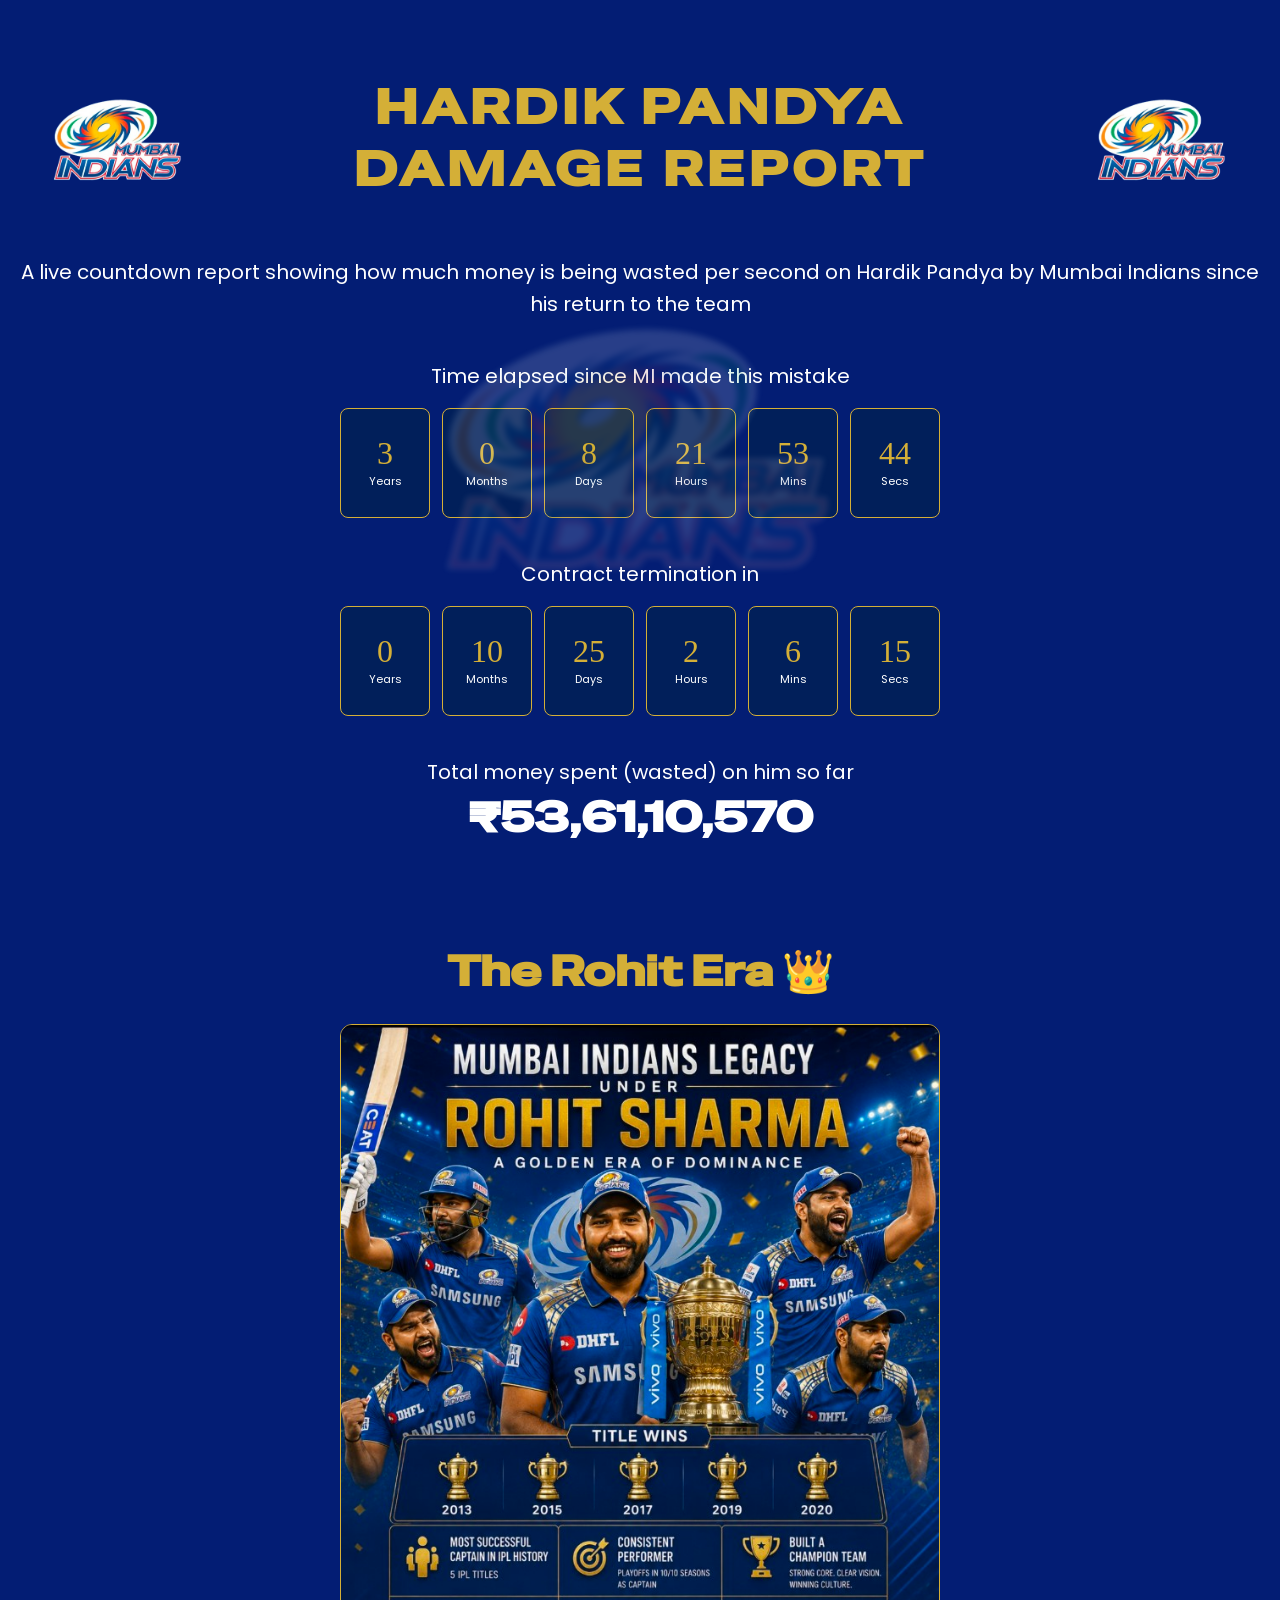
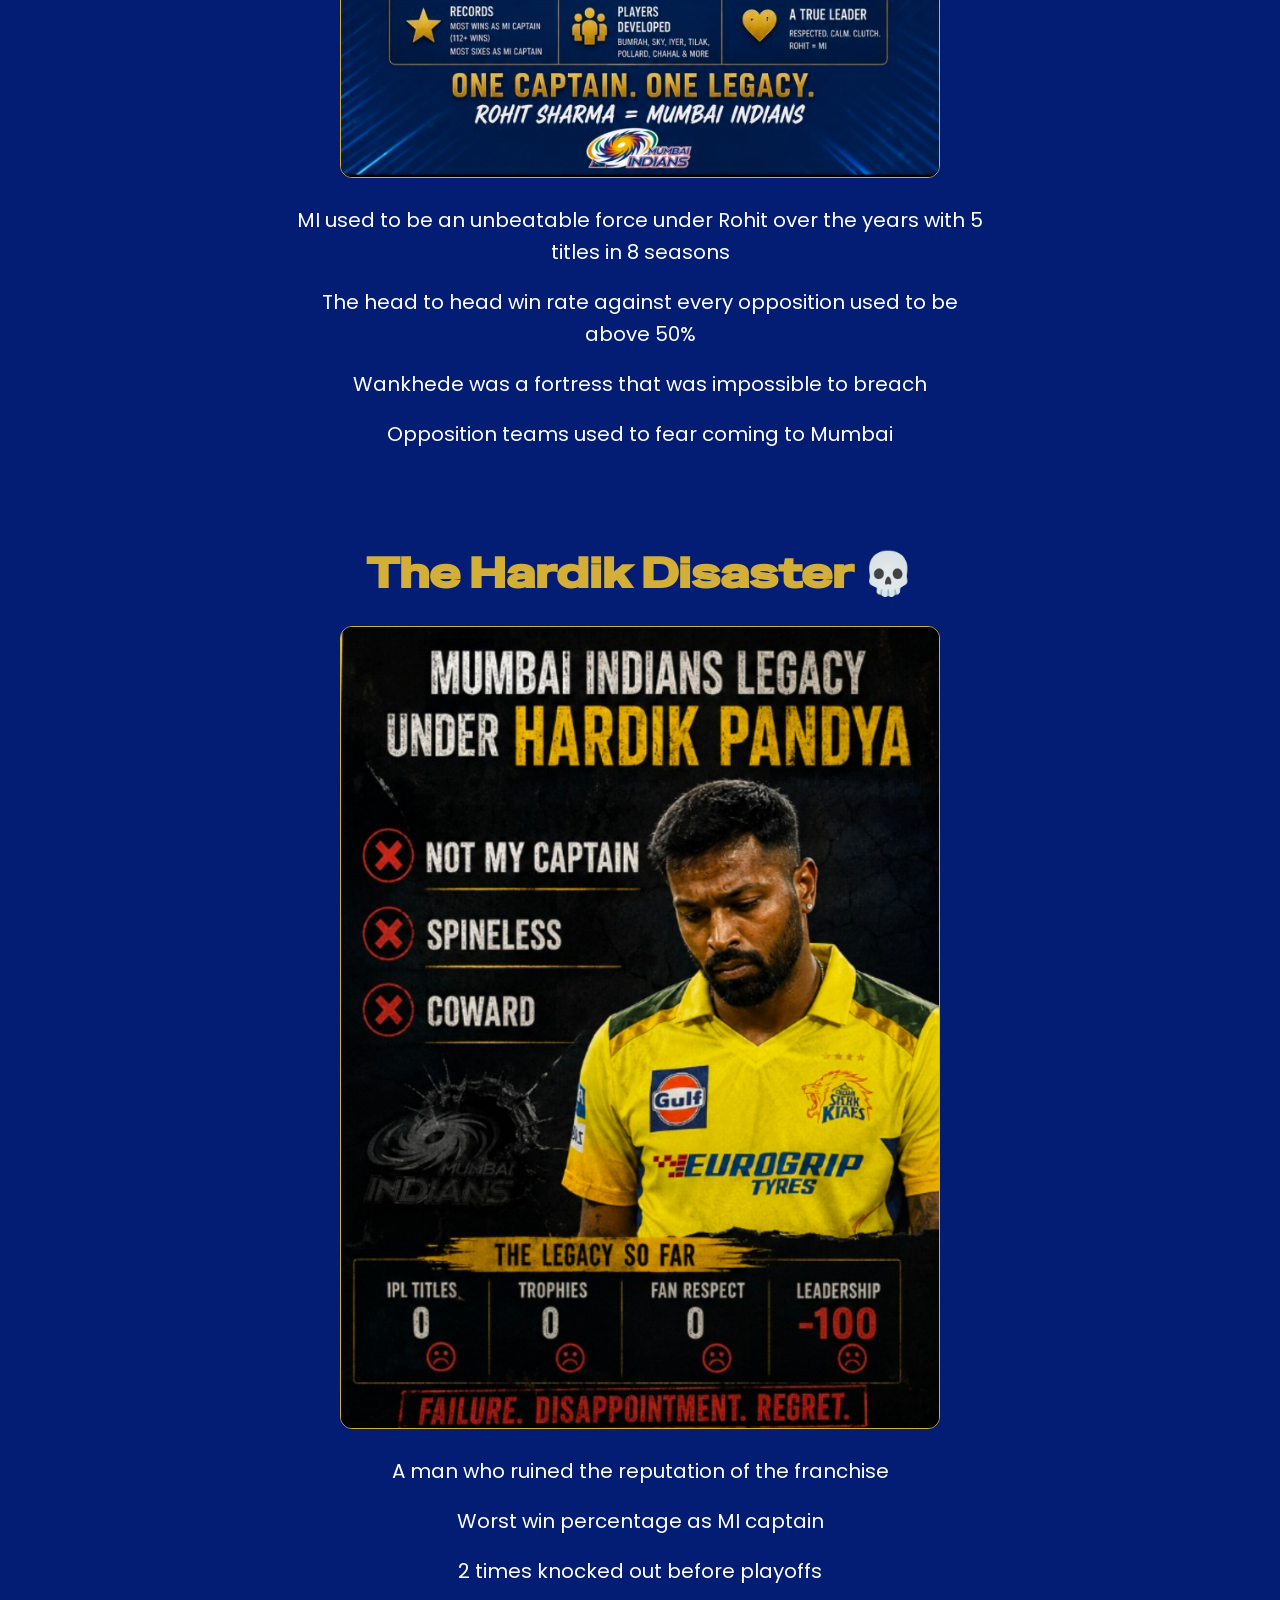
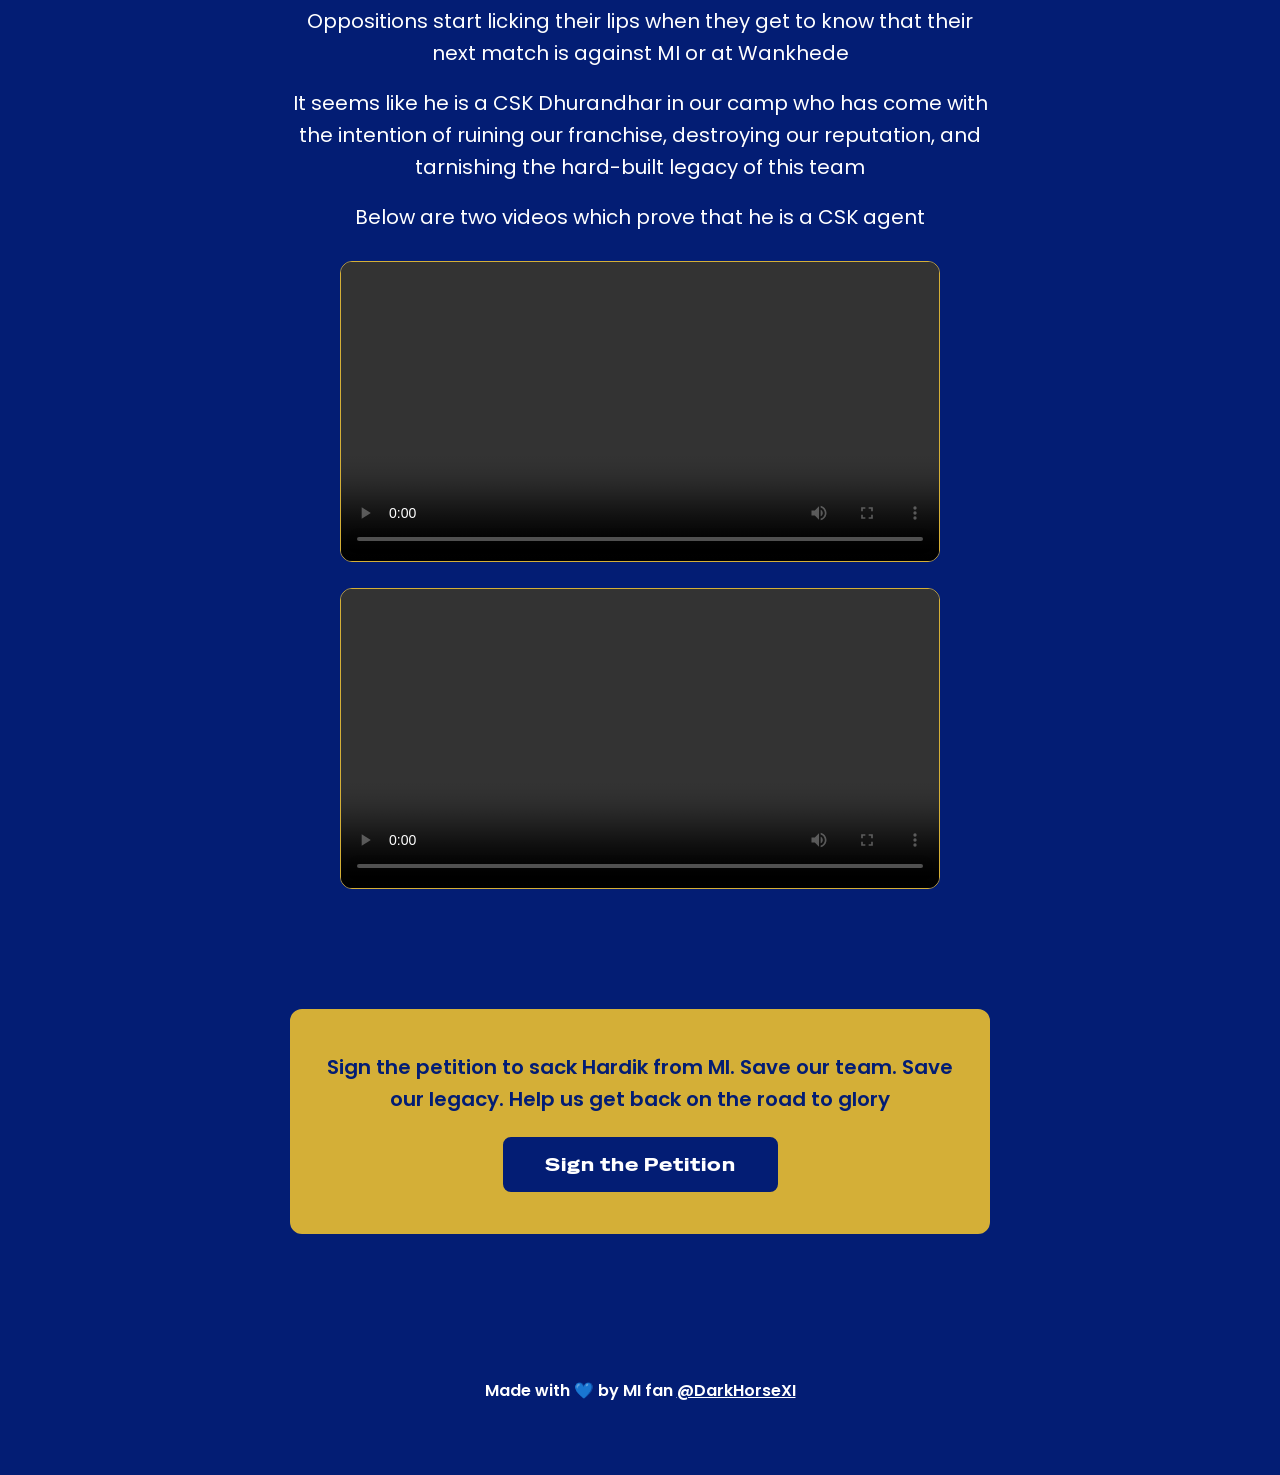
<file: index.html>
<!DOCTYPE html>
<html>
    <head>
        <script src="script.js" defer></script>
        <link href="https://fonts.googleapis.com/css2?family=Special+Gothic+Expanded+One&family=Poppins:wght@300;400;600&display=swap" rel="stylesheet">
        <link rel="stylesheet" href="style.css">
        <title>Hardik Pandya Damage Report</title>
    </head>

    <body>

        <div class="bg-watermark"></div>

        <div class="header">
            <div class="header-top">
                <img src="MIlogoUpdated.png" class="header-logo" alt="MI Logo">
                <h1>HARDIK PANDYA DAMAGE REPORT</h1>
                <img src="MIlogoUpdated.png" class="header-logo" alt="MI Logo">
            </div>
            <p>A live countdown report showing how much money is being wasted per second on Hardik Pandya by Mumbai Indians since his return to the team </p>
        </div>

        <div class="section">
            <p>Time elapsed since MI made this mistake</p>
            <div class="boxes">
                <div class="box"><span id="el-y">0</span><small>Years</small></div>
                <div class="box"><span id="el-mo">0</span><small>Months</small></div>
                <div class="box"><span id="el-d">0</span><small>Days</small></div>
                <div class="box"><span id="el-h">0</span><small>Hours</small></div>
                <div class="box"><span id="el-m">0</span><small>Mins</small></div>
                <div class="box"><span id="el-s">0</span><small>Secs</small></div>
            </div>
        </div>

        <div class="section">
            <p>Contract termination in</p>
            <div class="boxes">
                <div class="box"><span id="re-y">0</span><small>Years</small></div>
                <div class="box"><span id="re-mo">0</span><small>Months</small></div>
                <div class="box"><span id="re-d">0</span><small>Days</small></div>
                <div class="box"><span id="re-h">0</span><small>Hours</small></div>
                <div class="box"><span id="re-m">0</span><small>Mins</small></div>
                <div class="box"><span id="re-s">0</span><small>Secs</small></div>
            </div>
        </div>

        <div class="money-section">
            <p>Total money spent (wasted) on him so far</p>
            <h2 id="money">₹0</h2>
        </div>

        <div class="image-section">

            <h2>The Rohit Era 👑</h2>
            <img src="RohitLegacy.jpeg" class="stat-image" alt="Rohit Sharma Captaincy Stats">
            <p>MI used to be an unbeatable force under Rohit over the years with 5 titles in 8 seasons</p>
            <p>The head to head win rate against every opposition used to be above 50%</p>
            <p>Wankhede was a fortress that was impossible to breach</p>
            <p style="margin-bottom: 60px;">Opposition teams used to fear coming to Mumbai</p>

            <h2>The Hardik Disaster 💀</h2>
            <img src="Hardiklegacy.jpeg" class="stat-image" alt="Hardik Pandya Captaincy Stats">
            <p>A man who ruined the reputation of the franchise</p>
            <p>Worst win percentage as MI captain</p>
            <p>2 times knocked out before playoffs</p>
            <p>Oppositions start licking their lips when they get to know that their next match is against MI or at Wankhede</p>
            <p>It seems like he is a CSK Dhurandhar in our camp who has come with the intention of ruining our franchise, destroying our reputation, and tarnishing the hard-built legacy of this team</p>
            <p>Below are two videos which prove that he is a CSK agent</p>

            <video class="proof-video" controls>
                <source src="HardikCSKagent.mp4" type="video/mp4">
                Your browser does not support the video tag.
            </video>

            <video class="proof-video" controls>
                <source src="HardikCSKDhurandhar.mp4" type="video/mp4">
                Your browser does not support the video tag.
            </video>

        </div>

        <div class="petition-section">
            <p>Sign the petition to sack Hardik from MI. Save our team. Save our legacy. Help us get back on the road to glory</p>
            <a href="petition.html" class="petition-btn">Sign the Petition</a>
        </div>

        <div class="footer">
            Made with 💙 by MI fan <a href="https://x.com/DarkHorseXI" target="_blank">@DarkHorseXI</a>
        </div>

    </body>
</html>
</file>
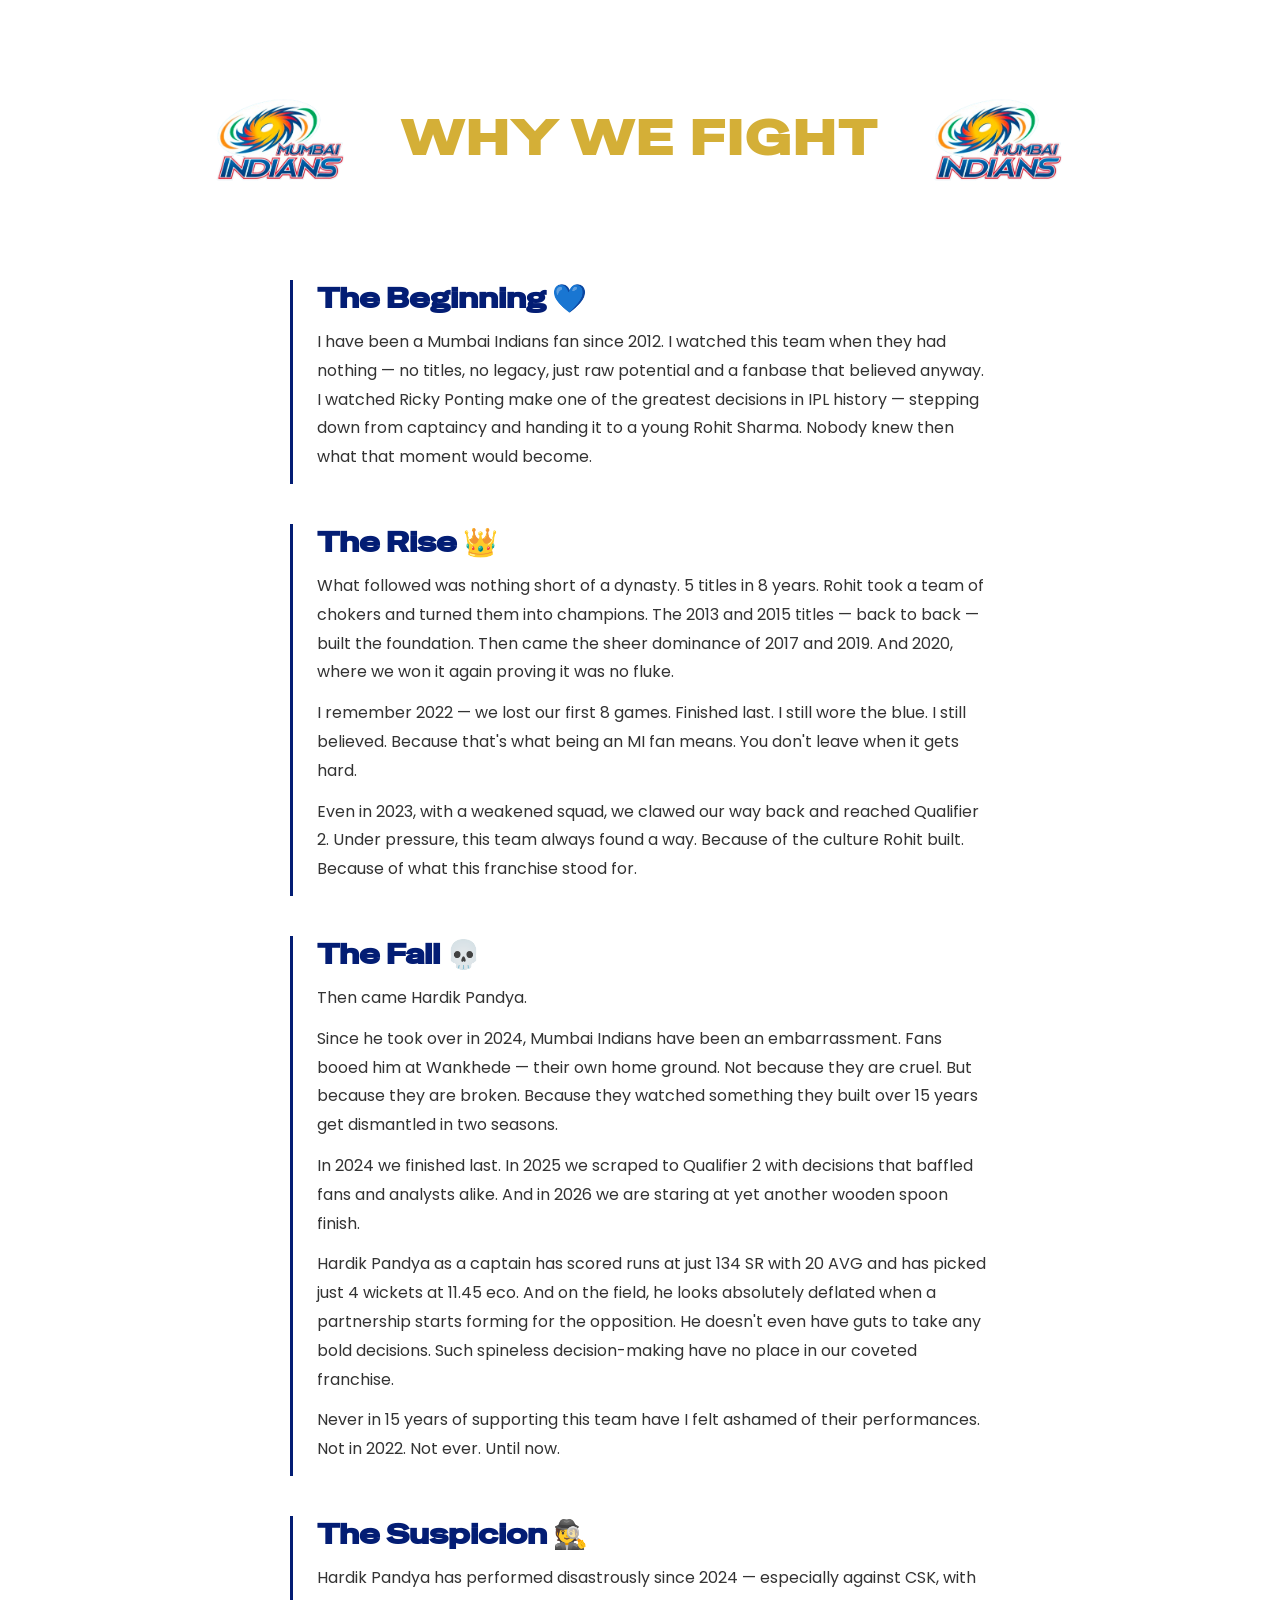
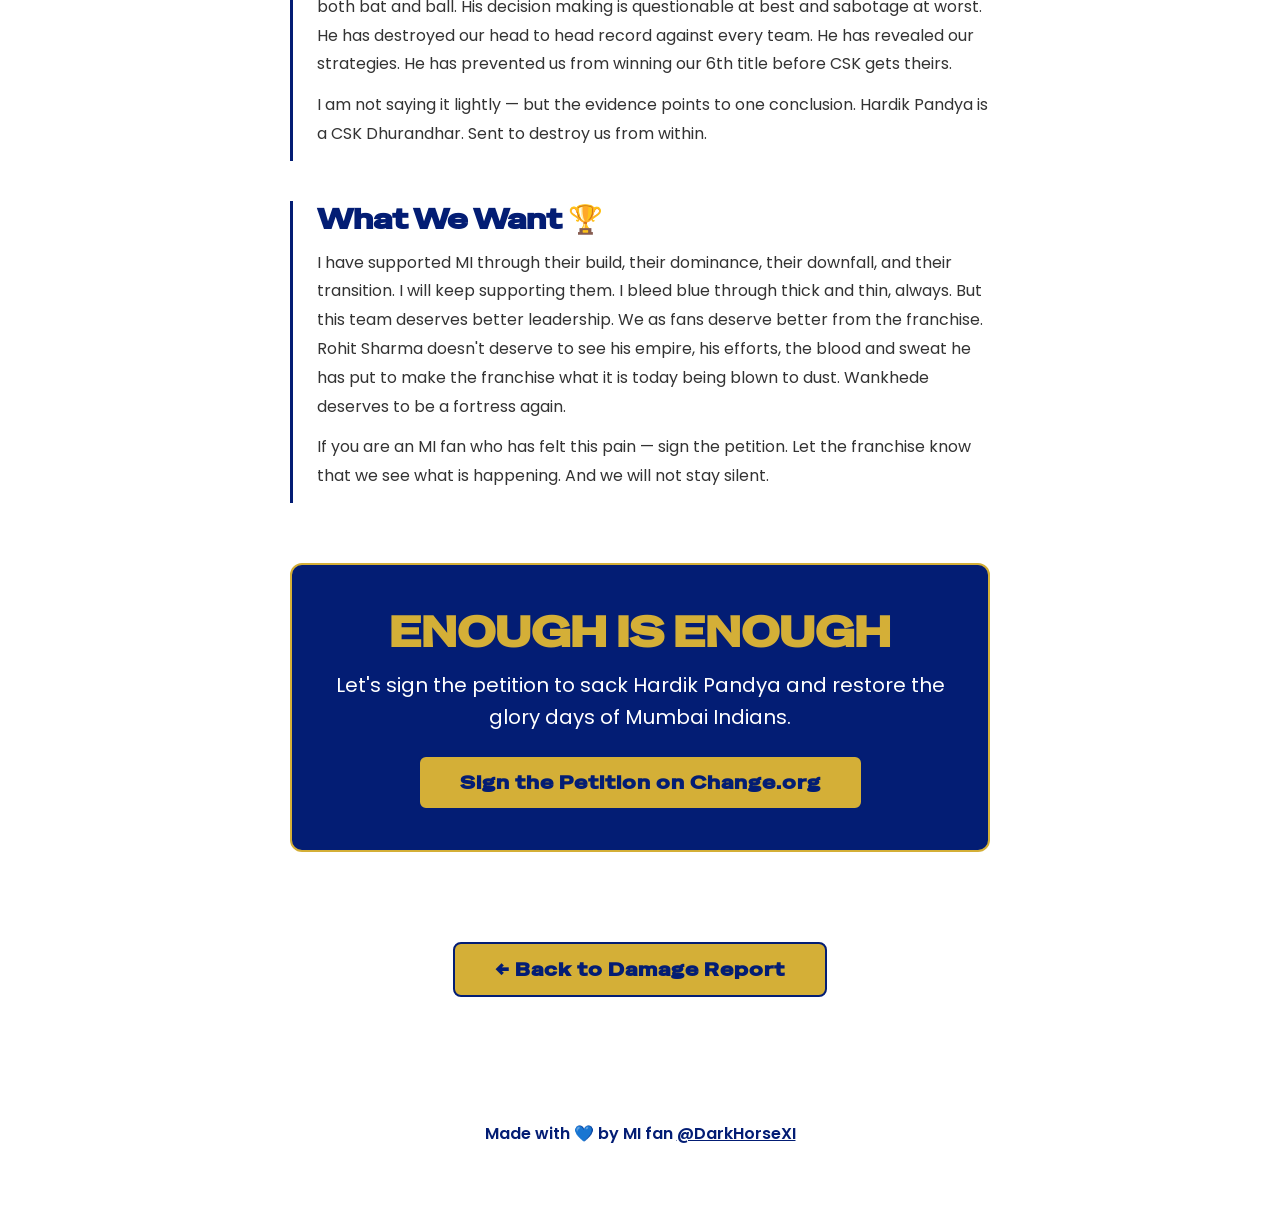
<file: petition.html>
<!DOCTYPE html>
<html>
    <head>
        <link href="https://fonts.googleapis.com/css2?family=Special+Gothic+Expanded+One&family=Poppins:wght@300;400;600&display=swap" rel="stylesheet">
        <link rel="stylesheet" href="style.css">
        <title>Why We Fight — MI Fans</title>
    </head>

    <body class="petition-page">

        <div class="bg-watermark"></div>

        <div class="header">
            <div class="header-top">
                <img src="MIlogoUpdated.png" class="header-logo" alt="MI Logo">
                <h1>WHY WE FIGHT</h1>
                <img src="MIlogoUpdated.png" class="header-logo" alt="MI Logo">
            </div>
        </div>

        <div class="petition-story">

            <div class="story-block">
                <h2>The Beginning 💙</h2>
                <p>I have been a Mumbai Indians fan since 2012. I watched this team when they had nothing — no titles, no legacy, just raw potential and a fanbase that believed anyway. I watched Ricky Ponting make one of the greatest decisions in IPL history — stepping down from captaincy and handing it to a young Rohit Sharma. Nobody knew then what that moment would become.</p>
            </div>

            <div class="story-block">
                <h2>The Rise 👑</h2>
                <p>What followed was nothing short of a dynasty. 5 titles in 8 years. Rohit took a team of chokers and turned them into champions. The 2013 and 2015 titles — back to back — built the foundation. Then came the sheer dominance of 2017 and 2019. And 2020, where we won it again proving it was no fluke.</p>
                <p>I remember 2022 — we lost our first 8 games. Finished last. I still wore the blue. I still believed. Because that's what being an MI fan means. You don't leave when it gets hard.</p>
                <p>Even in 2023, with a weakened squad, we clawed our way back and reached Qualifier 2. Under pressure, this team always found a way. Because of the culture Rohit built. Because of what this franchise stood for.</p>
            </div>

            <div class="story-block">
                <h2>The Fall 💀</h2>
                <p>Then came Hardik Pandya.</p>
                <p>Since he took over in 2024, Mumbai Indians have been an embarrassment. Fans booed him at Wankhede — their own home ground. Not because they are cruel. But because they are broken. Because they watched something they built over 15 years get dismantled in two seasons.</p>
                <p>In 2024 we finished last. In 2025 we scraped to Qualifier 2 with decisions that baffled fans and analysts alike. And in 2026 we are staring at yet another wooden spoon finish.</p>
                <p>Hardik Pandya as a captain has scored runs at just 134 SR with 20 AVG and has picked just 4 wickets at 11.45 eco. And on the field, he looks absolutely deflated when a partnership starts forming for the opposition. He doesn't even have guts to take any bold decisions. Such spineless decision-making have no place in our coveted franchise.</p>
                <p>Never in 15 years of supporting this team have I felt ashamed of their performances. Not in 2022. Not ever. Until now.</p>
            </div>

            <div class="story-block">
                <h2>The Suspicion 🕵️</h2>
                <p>Hardik Pandya has performed disastrously since 2024 — especially against CSK, with both bat and ball. His decision making is questionable at best and sabotage at worst. He has destroyed our head to head record against every team. He has revealed our strategies. He has prevented us from winning our 6th title before CSK gets theirs.</p>
                <p>I am not saying it lightly — but the evidence points to one conclusion. Hardik Pandya is a CSK Dhurandhar. Sent to destroy us from within.</p>
            </div>

            <div class="story-block">
                <h2>What We Want 🏆</h2>
                <p>I have supported MI through their build, their dominance, their downfall, and their transition. I will keep supporting them. I bleed blue through thick and thin, always. But this team deserves better leadership. We as fans deserve better from the franchise. Rohit Sharma doesn't deserve to see his empire, his efforts, the blood and sweat he has put to make the franchise what it is today being blown to dust. Wankhede deserves to be a fortress again.</p>
                <p>If you are an MI fan who has felt this pain — sign the petition. Let the franchise know that we see what is happening. And we will not stay silent.</p>
            </div>

            <div class="petition-final">
                <h2>ENOUGH IS ENOUGH</h2>
                <p>Let's sign the petition to sack Hardik Pandya and restore the glory days of Mumbai Indians.</p>
                <a href="https://www.change.org/p/change-the-captain-of-mumbai-indians-03b40370-e18d-44b3-b50c-7be0cc30fa79" target="_blank" class="petition-btn">Sign the Petition on Change.org</a>
            </div>

            <div class="bottom-back">
                <a href="index.html" class="petition-btn">← Back to Damage Report</a>
            </div>

        </div>

        <div class="footer">
    Made with 💙 by MI fan <a href="https://x.com/DarkHorseXI" target="_blank">@DarkHorseXI</a>
</div>

    </body>
</html>
</file>
<file: style.css>
* {
    margin: 0;
    padding: 0;
    box-sizing: border-box;
}

body {
    background-color: #031d74;
    color: #ffffff;
    font-family: 'Special Gothic Expanded One', sans-serif;
    text-align: center;
    padding: 40px 20px;
    position: relative;
    z-index: 1;
}

/* PETITION PAGE OVERRIDES */
body.petition-page {
    background-color: #ffffff;
    color: #111111;
}

body.petition-page h1 {
    color: #D4AF37;
    letter-spacing: 3px;
}

body.petition-page h2 {
    color: #111111;
}

body.petition-page p {
    color: #333333;
}

body.petition-page .bg-watermark {
    opacity: 0;
}

body.petition-page .story-block {
    border-left: 3px solid #031d74;
}

body.petition-page .story-block h2 {
    color: #031d74;
}

body.petition-page .story-block p {
    color: #333333;
}

body.petition-page .petition-final {
    background-color: #031d74;
    border: 2px solid #D4AF37;
    border-radius: 12px;
}

body.petition-page .petition-final h2 {
    color: #D4AF37;
}

body.petition-page .petition-final p {
    color: #ffffff;
}

/* Gold button, turns blue on hover */
body.petition-page .petition-btn {
    background-color: #D4AF37;
    color: #031d74;
    font-weight: 700;
}

body.petition-page .petition-btn:hover {
    background-color: #031d74;
    color: #D4AF37;
    border: 2px solid #D4AF37;
}

body.petition-page .back-btn {
    color: #031d74;
    font-weight: 600;
}

body.petition-page .back-btn:hover {
    color: #D4AF37;
}

.bg-watermark {
    position: fixed;
    top: 50%;
    left: 50%;
    transform: translate(-50%, -50%);
    width: 600px;
    height: 600px;
    background-image: url('MIlogoUpdated.png');
    background-size: contain;
    background-repeat: no-repeat;
    background-position: center;
    opacity: 0.15;
    filter: blur(3px);
    z-index: 0;
    pointer-events: none;
}

h1 {
    font-family: 'Special Gothic Expanded One', sans-serif;
    font-size: 48px;
    color: #D4AF37;
    letter-spacing: 5px;
    margin-bottom: 5px;
}

h2 {
    font-family: 'Special Gothic Expanded One', sans-serif;
    font-size: 42px;
    color: #ffffff;
    margin-bottom: 10px;
}

p {
    font-size: 20px;
    color: #ffffff;
    margin-bottom: 2px;
    line-height: 1.6;
    font-family: 'Poppins', sans-serif;
}

.header {
    margin-bottom: 40px;
}

.header-top {
    display: flex;
    align-items: center;
    justify-content: center;
    gap: 20px;
    margin-bottom: 16px;
}

.header-logo {
    width: 200px;
    height: 200px;
    object-fit: contain;
}

.section {
    margin: 40px auto;
    max-width: 700px;
}

.boxes {
    display: flex;
    justify-content: center;
    gap: 12px;
    flex-wrap: wrap;
    margin-top: 16px;
}

.box {
    background-color: #011f5a;
    color: #D4AF37;
    width: 90px;
    height: 110px;
    border-radius: 8px;
    display: flex;
    flex-direction: column;
    align-items: center;
    justify-content: center;
    font-family: 'Bebas Neue', cursive;
    border: 1px solid #D4AF37;
}

.box span {
    font-size: 32px;
    line-height: 1;
}

.box small {
    font-size: 11px;
    font-family: 'Poppins', sans-serif;
    margin-top: 4px;
    color: #ffffff;
}

.money-section {
    margin: 40px auto;
    max-width: 700px;
    margin-bottom: 80px;
}

.image-section {
    margin: 40px auto;
    max-width: 700px;
    display: flex;
    flex-direction: column;
    align-items: center;
    gap: 16px;
}

.stat-image {
    width: 100%;
    max-width: 600px;
    border-radius: 12px;
    border: 1px solid #D4AF37;
    opacity: 1;
    margin-bottom: 10px;
    position: relative;
    z-index: 2;
}

.image-section h2 {
    color: #D4AF37;
    margin-top: 20px;
}

.proof-video {
    width: 100%;
    max-width: 600px;
    border-radius: 12px;
    border: 1px solid #D4AF37;
    margin-top: 10px;
    position: relative;
    z-index: 2;
}

.petition-section {
    margin: 120px auto;
    max-width: 700px;
    padding: 40px 20px;

    background-color: #D4AF37;
    border: 2px solid #D4AF37;
    border-radius: 12px;

    position: relative;
    z-index: 5;

    opacity: 1;
    isolation: isolate;
}

.petition-section p {
    color: #031d74;
    font-weight: 600;
}

.petition-btn {
    display: inline-block;
    margin-top: 20px;
    padding: 14px 40px;
    background-color: #031d74;
    color: #ffffff;
    font-family: 'Special Gothic Expanded One', sans-serif;
    font-size: 18px;
    border-radius: 8px;
    text-decoration: none;
    letter-spacing: 1px;
    transition: all 0.3s ease;
    border: 2px solid #031d74;
}

.petition-btn:hover {
    background-color: #ffffff;
    color: #031d74;
    border: 2px solid #031d74;
}

.petition-btn:hover {
    background-color: #ffffff;
    color: #031d74;
}

.petition-story {
    max-width: 700px;
    margin: 40px auto;
    display: flex;
    flex-direction: column;
    gap: 40px;
    text-align: left;
}

.story-block {
    border-left: 3px solid #D4AF37;
    padding-left: 24px;
}

.story-block h2 {
    color: #D4AF37;
    font-size: 28px;
    margin-bottom: 12px;
}

.story-block p {
    font-size: 16px;
    color: #ffffff;
    margin-bottom: 12px;
    line-height: 1.8;
}

.petition-final {
    text-align: center;
    padding: 40px 20px;
    border: 1px solid #D4AF37;
    border-radius: 12px;
    margin-top: 20px;
}

.back-btn {
    display: inline-block;
    margin-top: 10px;
    color: #D4AF37;
    font-family: 'Poppins', sans-serif;
    font-size: 14px;
    text-decoration: none;
    transition: all 0.3s ease;
}

.bottom-back {
    text-align: center;
    margin-top: 30px;
    margin-bottom: 60px;
}

.footer {
    text-align: center;
    padding: 24px 0 32px;
    font-family: 'Poppins', sans-serif;
    font-size: 16px;
    font-weight: 600;
    color: #ffffff;
}

.footer a {
    color: #ffffff;
    text-decoration: underline;
}

.footer a:hover {
    color: #D4AF37;
}

body.petition-page .footer {
    color: #031d74;
}

body.petition-page .footer a {
    color: #031d74;
}

body.petition-page .footer a:hover {
    color: #D4AF37;
}
</file>
